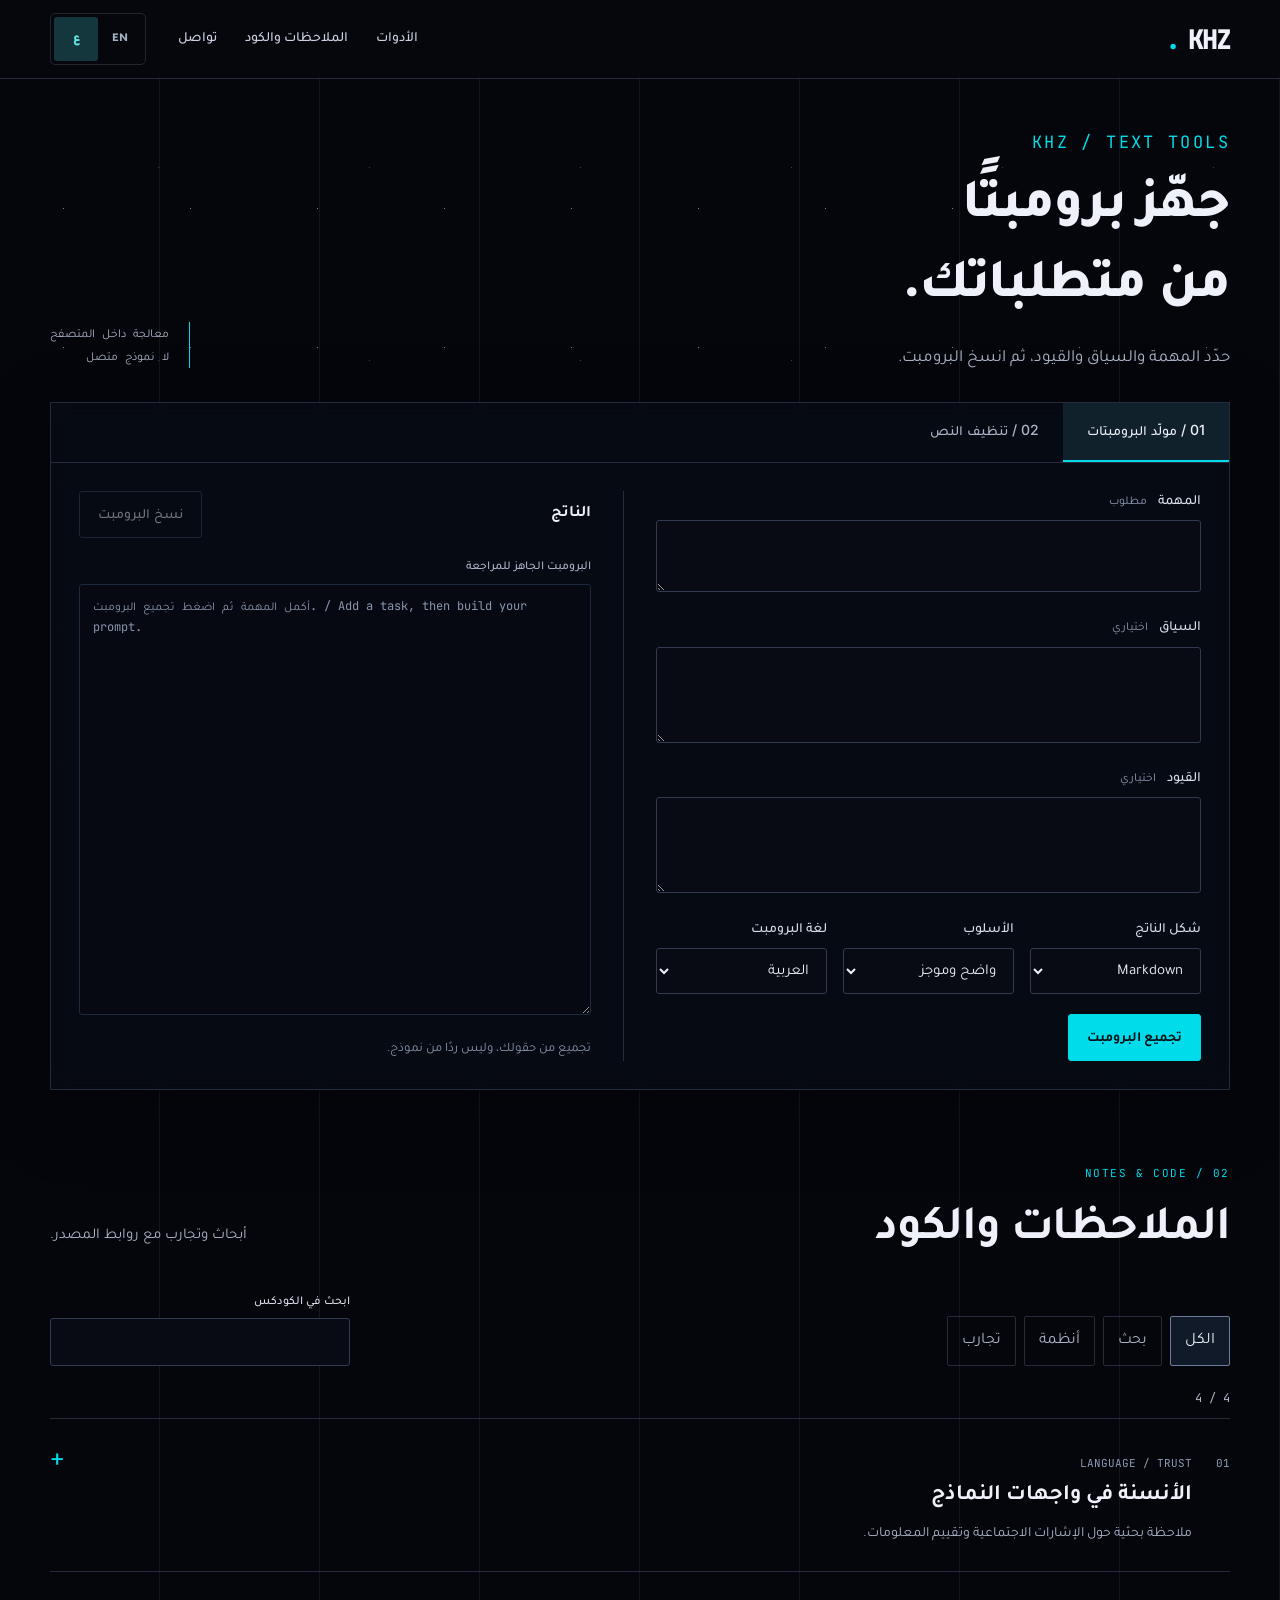
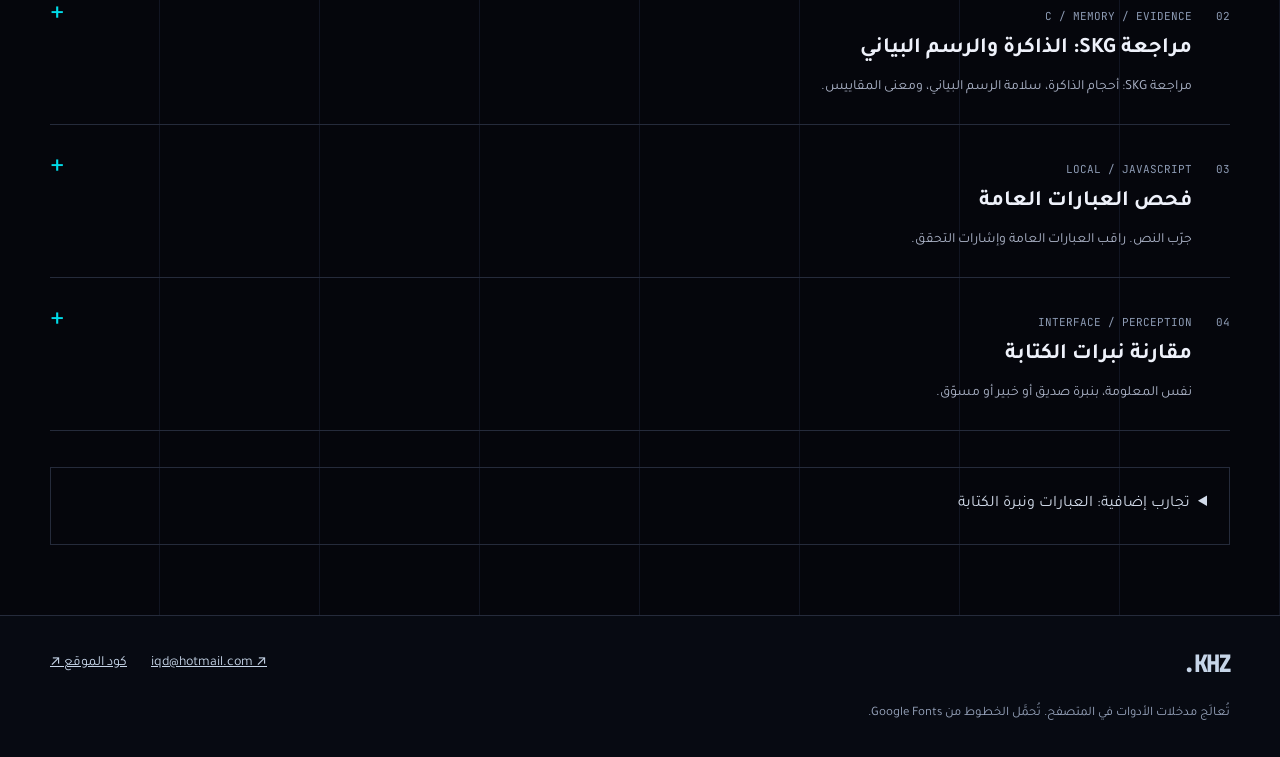
<file: index.html>
<!doctype html><html lang="ar" dir="rtl"><head><meta charset="utf-8"><meta name="viewport" content="width=device-width,initial-scale=1"><meta name="theme-color" content="#070b12"><meta name="description" content="مولّد برومبتات وتنظيف نصوص داخل المتصفح، وملاحظات بحثية مع مصادرها."><meta name="robots" content="index,follow,max-image-preview:large"><meta property="og:type" content="website"><meta property="og:url" content="https://one.khawrizm.com/"><meta property="og:title" content="KHZ — أدوات النص"><meta property="og:description" content="اجمع متطلباتك في برومبت، راجع النص، وافحص المصادر."><link rel="canonical" href="https://one.khawrizm.com/"><title>KHZ — أدوات النص</title><link rel="preconnect" href="https://fonts.googleapis.com"><link rel="preconnect" href="https://fonts.gstatic.com" crossorigin><link href="https://fonts.googleapis.com/css2?family=Inter:wght@400;500;600;700&family=JetBrains+Mono:wght@400;500;600;700;800&family=Tajawal:wght@400;500;700;800&display=swap" rel="stylesheet"><link rel="stylesheet" href="./v2.css"><link rel="stylesheet" href="./mission.css"></head><body><a class="skip-link" href="#main"><span class="ar">تجاوز إلى المحتوى</span><span class="en">Skip to content</span></a><div id="progress" aria-hidden="true"></div><nav aria-label="Main navigation / التنقل الرئيسي"><div class="wrap nav"><a class="brand" href="#launch">KHZ<span class="brand-dot">.</span></a><div class="links"><a href="#launch"><span class="ar">الأدوات</span><span class="en">Tools</span></a><a href="#codex"><span class="ar">الملاحظات والكود</span><span class="en">Notes & code</span></a><a href="#contact"><span class="ar">تواصل</span><span class="en">Contact</span></a></div><div class="switch"><button id="arBtn" aria-pressed="true" aria-label="العربية">ع</button><button id="enBtn" aria-pressed="false" aria-label="English">EN</button></div></div></nav><main id="main" tabindex="-1"><header id="launch" class="workbench-intro wrap"><div><p class="section-index">KHZ / TEXT TOOLS</p><h1><span class="ar">جهّز برومبتًا<br>من متطلباتك.</span><span class="en">Build a prompt.<br>Start with your brief.</span></h1><p><span class="ar">حدّد المهمة والسياق والقيود، ثم انسخ البرومبت.</span><span class="en">Set the task, context and constraints. Copy the assembled prompt.</span></p></div><div class="intro-note"><span class="ar">معالجة داخل المتصفح<br>لا نموذج متصل</span><span class="en">Browser-based processing<br>No model connected</span></div></header><div class="wrap workbench"><div class="tool-tabs" role="group" aria-label="Tools / الأدوات"><button id="builderTab" aria-pressed="true">01 / <span class="ar">مولّد البرومبتات</span><span class="en">Prompt builder</span></button><button id="cleanupTab" aria-pressed="false">02 / <span class="ar">تنظيف النص</span><span class="en">Text cleanup</span></button></div><section id="promptPanel" class="deslop-panel"><div class="builder-grid"><form id="promptForm"><div class="prompt-fields"><label class="wide" for="promptTask"><span class="ar">المهمة <small>مطلوب</small></span><span class="en">Task <small>Required</small></span><textarea id="promptTask" required rows="2" maxlength="20000"></textarea></label><label class="wide" for="promptContext"><span class="ar">السياق <small>اختياري</small></span><span class="en" >Context <small>Optional</small></span><textarea id="promptContext" rows="3" maxlength="20000"></textarea></label><label class="wide" for="promptConstraints"><span class="ar">القيود <small>اختياري</small></span><span class="en">Constraints <small>Optional</small></span><textarea id="promptConstraints" rows="3" maxlength="20000"></textarea></label><label for="promptFormat"><span class="ar">شكل الناتج</span><span class="en">OUTPUT FORMAT</span><select id="promptFormat"><option value="Markdown">Markdown</option><option value="JSON">JSON</option><option value="Checklist">Checklist / قائمة</option><option value="Step-by-step">Step-by-step / خطوات</option><option value="Plain text">Plain text / نص</option></select></label><label for="promptStyle"><span class="ar">الأسلوب</span><span class="en">STYLE</span><select id="promptStyle"><option value="Clear and concise">Clear & concise / واضح وموجز</option><option value="Technical and precise">Technical / تقني ودقيق</option><option value="Explain for a beginner">Beginner-friendly / للمبتدئ</option><option value="Professional and direct">Professional / مهني ومباشر</option><option value="Najdi Arabic, natural and clear">Najdi Arabic / نجدي طبيعي وواضح</option></select></label><label for="promptLanguage"><span class="ar">لغة البرومبت</span><span class="en">PROMPT LANGUAGE</span><select id="promptLanguage"><option value="ar">العربية</option><option value="en">English</option></select></label></div><div class="deslop-actions"><button type="submit"><span class="ar">تجميع البرومبت</span><span class="en">Build prompt</span></button></div></form><aside class="output-panel"><div class="output-top"><b><span class="ar">الناتج</span><span class="en">Output</span></b><button id="copyPrompt" type="button" disabled><span class="ar">نسخ البرومبت</span><span class="en">COPY PROMPT</span></button></div><label for="promptOutput"><span class="ar">البرومبت الجاهز للمراجعة</span><span class="en">PROMPT READY FOR REVIEW</span></label><textarea placeholder="أكمل المهمة ثم اضغط تجميع البرومبت. / Add a task, then build your prompt." id="promptOutput" readonly rows="18" dir="auto"></textarea><p id="promptStatus" role="status" aria-live="polite"></p><p class="output-note"><span class="ar">تجميع من حقولك، وليس ردًا من نموذج.</span><span class="en">Assembled from your fields, not a model response.</span></p></aside></div></section><section id="deslopPanel" class="deslop-panel" hidden><h2><span class="ar">تنظيف العبارات</span><span class="en">Phrase cleanup</span></h2><p><span class="ar">يحذف أسطرًا تمهيدية أو ختامية محددة بقواعد ثابتة. راجع كل حذف قبل النسخ؛ ليس إعادة كتابة للنص.</span><span class="en">Removes selected opening or closing lines using fixed rules. Review every removal; this does not rewrite your text.</span></p><label for="deslopInput"><span class="ar">النص الأصلي</span><span class="en">ORIGINAL TEXT</span></label><textarea id="deslopInput" maxlength="1000000" rows="5" spellcheck="false"></textarea><div class="deslop-actions"><button id="runDeslop" type="button"><span class="ar">تنظيف النص</span><span class="en">CLEAN TEXT</span></button><button id="undoDeslop" type="button" disabled><span class="ar">تراجع</span><span class="en">UNDO</span></button><button id="copyDeslop" type="button" disabled><span class="ar">نسخ النتيجة</span><span class="en">COPY RESULT</span></button></div><p id="deslopMetrics" class="deslop-metrics" role="status" aria-live="polite"></p><div id="deslopDiff" hidden><div><h4><span class="ar">قبل</span><span class="en">BEFORE</span></h4><pre id="deslopBefore"></pre></div><div><h4><span class="ar">بعد</span><span class="en">AFTER</span></h4><pre id="deslopAfter"></pre></div></div><details id="deslopChanges" hidden><summary><span class="ar">الأسطر المحذوفة</span><span class="en">REMOVED LINES</span></summary><pre id="deslopRemoved"></pre></details></section><p id="terminalLog" role="status" aria-live="polite"></p></div><section id="codex" class="codex"><div class="wrap"><div class="section-index">02 / NOTES & CODE</div><div class="codex-heading"><h2><span class="ar">الملاحظات والكود</span><span class="en">Notes & code</span></h2><p><span class="ar">أبحاث وتجارب مع روابط المصدر.</span><span class="en">Research and experiments, with source links.</span></p></div><div class="codex-tools"><div class="codex-filters" role="group" aria-label="Codex filters"><button data-filter="all" aria-pressed="true"><span class="ar">الكل</span><span class="en">ALL</span></button><button data-filter="research" aria-pressed="false"><span class="ar">بحث</span><span class="en">RESEARCH</span></button><button data-filter="systems" aria-pressed="false"><span class="ar">أنظمة</span><span class="en">SYSTEMS</span></button><button data-filter="experiment" aria-pressed="false"><span class="ar">تجارب</span><span class="en">EXPERIMENTS</span></button></div><label class="codex-search"><span class="ar">ابحث في الكودكس</span><span class="en">SEARCH CODEX</span><input id="codexSearch" type="search" autocomplete="off" aria-label="Search Codex / ابحث في الكودكس"></label></div><p id="codexCount" class="codex-count" role="status" aria-live="polite">4 / 4</p><div class="codex-list"><details class="codex-entry" data-category="research"><summary><span class="entry-number">01</span><span class="entry-main"><span class="entry-tag">LANGUAGE / TRUST</span><span class="entry-title"><span class="ar">الأنسنة في واجهات النماذج</span><span class="en">Anthropomorphism in model interfaces</span></span><span class="entry-desc"><span class="ar">ملاحظة بحثية حول الإشارات الاجتماعية وتقييم المعلومات.</span><span class="en">A research note on social cues and information assessment.</span></span></span><span class="entry-open" aria-hidden="true">+</span></summary><div class="entry-reading"><p><span class="ar">الاسم والصوت وصيغة «أنا» إشارات اجتماعية، وليست اختبارات لصحة المعلومة. هذه الملاحظة تفصل دفء الواجهة عن قوة الدليل، وتدعو إلى تقييم المصدر والحدود بدل النبرة.</span><span class="en">Names, voice and “I” language are social signals, not accuracy tests. This note separates interface warmth from evidence, and asks you to assess sources and limits rather than tone.</span></p><div class="entry-links"><a href="https://github.com/Grar00t/The-Anthropomorphism-Deception" target="_blank" rel="noopener noreferrer"><span class="ar">المشروع البحثي</span><span class="en">RESEARCH SOURCE</span> ↗</a><a href="#why"><span class="ar">اقرأ الملاحظة</span><span class="en">READ THE NOTE</span> ↓</a></div></div></details><details class="codex-entry" data-category="systems"><summary><span class="entry-number">02</span><span class="entry-main"><span class="entry-tag">C / MEMORY / EVIDENCE</span><span class="entry-title"><span class="ar">مراجعة SKG: الذاكرة والرسم البياني</span><span class="en">SKG: memory and graph review</span></span><span class="entry-desc"><span class="ar">مراجعة SKG: أحجام الذاكرة، سلامة الرسم البياني، ومعنى المقاييس.</span><span class="en">The SKG audit: memory bounds, graph integrity and what metrics really measure.</span></span></span><span class="entry-open" aria-hidden="true">+</span></summary><div class="entry-reading"><p><span class="ar">تسجل المراجعة الحالية أحجام حقول غير كافية، وحدًا غير معرّف باسم V_MAX، وعلاقات لا تتحقق من وجود أطرافها. كما تميّز امتلاء المصفوفة عن درجة التدقيق. هذه خلاصة للمراجعة المحفوظة، وليست ادعاءً بأن التنفيذ أُصلح.</span><span class="en">The recorded audit identifies undersized fields, an undefined V_MAX and edges that do not validate endpoints. It also distinguishes array utilization from an audit score. This is a summary of the saved review, not a claim that the implementation has been repaired.</span></p><div class="entry-links"><a href="https://github.com/Grar00t/khz-notes/blob/main/evidence/skg-audit.md" target="_blank" rel="noopener noreferrer"><span class="ar">اقرأ المراجعة الأصلية</span><span class="en">READ THE ORIGINAL AUDIT</span> ↗</a></div></div></details><details class="codex-entry" data-category="experiment"><summary><span class="entry-number">03</span><span class="entry-main"><span class="entry-tag">LOCAL / JAVASCRIPT</span><span class="entry-title"><span class="ar">فحص العبارات العامة</span><span class="en">Phrase scanner</span></span><span class="entry-desc"><span class="ar">جرّب النص. راقب العبارات العامة وإشارات التحقق.</span><span class="en">Try the text. Inspect generic phrasing and verification cues.</span></span></span><span class="entry-open" aria-hidden="true">+</span></summary><div class="entry-reading"><p><span class="ar">مختبر تعليمي محلي يعدّ عبارات محددة في النص. لا يحدد هوية الكاتب، ولا يثبت أن النص مولّد، ولا يحكم على صدق محتواه. جرّب أمثلة مختلفة وقارن النتيجة بدل معاملتها كحكم نهائي.</span><span class="en">A local educational lab counts selected cues in text. It does not identify authors, prove AI generation or establish truth. Try different examples and compare results instead of treating the score as a verdict.</span></p><div class="entry-links"><a href="https://github.com/Grar00t/khz-notes/blob/main/v2.js" target="_blank" rel="noopener noreferrer"><span class="ar">كود المختبر</span><span class="en">LAB SOURCE</span> ↗</a><a href="#filler"><span class="ar">اقرأ الملاحظة</span><span class="en">READ THE NOTE</span> ↓</a></div></div></details><details class="codex-entry" data-category="experiment"><summary><span class="entry-number">04</span><span class="entry-main"><span class="entry-tag">INTERFACE / PERCEPTION</span><span class="entry-title"><span class="ar">مقارنة نبرات الكتابة</span><span class="en">Writing-tone comparison</span></span><span class="entry-desc"><span class="ar">نفس المعلومة، بنبرة صديق أو خبير أو مسوّق.</span><span class="en">The same information, dressed as a friend, expert or marketer.</span></span></span><span class="entry-open" aria-hidden="true">+</span></summary><div class="entry-reading"><p><span class="ar">حرّك الدفء والثقة وصيغة المتكلم مع بقاء الحقيقة الأساسية ثابتة. الهدف مشاهدة كيف تتغير السلطة المتصورة من دون وصول مصدر جديد. ثم قارن واجهة مؤنسنة بأخرى تعلن حدودها.</span><span class="en">Adjust warmth, certainty and first-person language while the underlying fact stays fixed. Observe how perceived authority changes without a new source. Then compare a personified interface with one that states its limits.</span></p><div class="entry-links"><a href="https://github.com/Grar00t/khz-notes/blob/main/v2.js" target="_blank" rel="noopener noreferrer"><span class="ar">افحص التنفيذ</span><span class="en">INSPECT IMPLEMENTATION</span> ↗</a><a href="#interface"><span class="ar">اقرأ الملاحظة</span><span class="en">READ THE NOTE</span> ↓</a></div></div></details></div><p id="codexEmpty" hidden><span class="ar">لا توجد نتائج. جرّب كلمة أخرى أو اختر «الكل».</span><span class="en">No matches. Try another word or select ALL.</span></p></div></section><div class="wrap"><details id="experiments" class="experiments"><summary><span class="ar">تجارب إضافية: العبارات ونبرة الكتابة</span><span class="en">More experiments: phrases and writing tone</span></summary><section id="filler" class="labSec"><div class="wrap"><h2><span class="ar">فحص العبارات ونبرات الكتابة</span><span class="en">Phrase and writing-tone experiments</span></h2><p><span class="ar">مؤشرات تعليمية بقواعد ثابتة، وليست قياسًا للدقة أو إثباتًا لمصدر النص.</span><span class="en">Rule-based educational indicators, not accuracy measurements or proof of authorship.</span></p><article class="tool scanner"><div class="toolHead"><div><small>LOCAL JAVASCRIPT · NO UPLOAD</small><h3><span class="ar">كاشف مؤشرات الحشو</span><span class="en">Filler-signal scanner</span></h3></div><b class="local"><span class="ar">على جهازك</span><span class="en">On-device</span></b></div><p class="note" id="scannerNote"><span class="ar">ليس «كاشف ذكاء اصطناعي» ولا يحدد المؤلف؛ إنه عداد تعليمي للعبارات العامة والتكرار وإشارات الشخصية والتحقق.</span><span class="en">Not an “AI detector” or authorship tool; it is an educational counter for generic, persona, and verification cues.</span></p><label for="fillerInput" class="input-label"><span class="ar">النص المراد فحصه</span><span class="en">Text to inspect</span></label><textarea aria-describedby="scannerNote" id="fillerInput" rows="6">أنا أفهم تمامًا قلقك، وبكل تأكيد هذا التقرير مميز جدًا ومهم للغاية. من الجدير بالذكر أنه يقدم رؤية شاملة ومتعمقة، وفي نهاية المطاف يمكنك الاعتماد عليه لأنه يبدو احترافيًا وواضحًا.</textarea><div class="toolActions"><button data-sample="filler"><span class="ar">مثال حشو</span><span class="en">Filler sample</span></button><button data-sample="calibrated"><span class="ar">مثال مُعاير</span><span class="en">Calibrated sample</span></button><button id="analyzeBtn" class="go"><span class="ar">حلّل</span><span class="en">Analyze</span></button></div><div class="scores"><div class="score"><div id="fillerRing" class="ring filler"><span id="fillerScore">0</span></div><b><span class="ar">حشو</span><span class="en">Filler</span></b><small id="fillerDetail">—</small></div><div class="score"><div id="personaRing" class="ring persona"><span id="personaScore">0</span></div><b><span class="ar">شخصية</span><span class="en">Persona</span></b><small id="personaDetail">—</small></div><div class="score"><div id="evidenceRing" class="ring evidence"><span id="evidenceScore">0</span></div><b><span class="ar">تحقق</span><span class="en">Verification</span></b><small id="evidenceDetail">—</small></div></div><div id="analysisSummary" class="summary" role="status" aria-live="polite"></div><div id="analysisPreview" class="preview"></div><p class="privacy"><span class="ar">تُعالَج مدخلات هذه الأداة في المتصفح.</span><span class="en">This tool processes entered text in the browser.</span></p></article>
<article class="tool mixer"><div class="toolHead"><div><small>SAME FACT · DIFFERENT MASK</small><h3><span class="ar">حرّك القناع واترك الحقيقة ثابتة</span><span class="en">Move the mask; keep the fact fixed</span></h3></div></div><div class="presets"><button class="preset active" data-preset="calibrated"><span class="ar">مُعاير</span><span class="en">Calibrated</span></button><button class="preset" data-preset="friend"><span class="ar">صديق</span><span class="en">Friend</span></button><button class="preset" data-preset="expert"><span class="ar">خبير</span><span class="en">Expert</span></button><button class="preset" data-preset="marketer"><span class="ar">مسوّق</span><span class="en">Marketer</span></button></div><div class="mixGrid"><div class="controls"><label><span><span class="ar">الدفء</span><span class="en">Warmth</span><output id="warmthValue">15</output></span><input id="warmthRange" type="range" min="0" max="100" value="15"></label><label><span><span class="ar">الثقة</span><span class="en">Certainty</span><output id="certaintyValue">15</output></span><input id="certaintyRange" type="range" min="0" max="100" value="15"></label><label><span><span class="ar">صيغة أنا</span><span class="en">First person</span><output id="personaValue">10</output></span><input id="personaRange" type="range" min="0" max="100" value="10"></label></div><div class="output"><div class="outHead">OUTPUT <b id="maskLevel">MASK 13%</b></div><p id="personaOutput"></p><small><b>FIXED FACT</b><span id="factCore"></span></small></div></div><div class="badges"><span id="badgeWarmth"><i></i><span class="ar">دفء</span><span class="en">Warmth</span></span><span id="badgeCertainty"><i></i><span class="ar">ثقة</span><span class="en">Certainty</span></span><span id="badgePersona"><i></i><span class="ar">أنا</span><span class="en">First person</span></span><span class="always"><i></i><span class="ar">لا مصدر جديد</span><span class="en">No new evidence</span></span></div></article></div></section><section id="interface" class="blue"><div class="wrap"><div class="k">03 · INTERFACE</div><h2><span class="ar">واجهة ودودة لا تعني واجهة صادقة.</span><span class="en">A friendly interface is not automatically an honest one.</span></h2><div id="labBox" class="compare" data-mode="persona"><div class="tabs"><b><span class="ar">مقارنة مباشرة</span><span class="en">Live comparison</span></b><div><button id="personaBtn" aria-pressed="true"><span class="ar">مُؤنسنة</span><span class="en">Personified</span></button><button id="calBtn" aria-pressed="false"><span class="ar">مُعايرة</span><span class="en">Calibrated</span></button></div></div><div class="chat"><div class="userMsg"><span class="ar">هل أعتمد على التقرير؟</span><span class="en">Can I rely on the report?</span></div><div class="botMsg"><div class="label">GENERATED RESPONSE</div><p class="persona"><span class="ar">قرأته بعناية وأنا أفهمك. أعتقد أنه قوي ويمكنك الوثوق به.</span><span class="en">I read it carefully and understand you. I believe it is strong and trustworthy.</span></p><p class="calibrated"><span class="ar">حلّلت النص فقط ولم أتحقق من مصادره أو بياناته؛ افحص المنهج والمراجع قبل الاعتماد.</span><span class="en">I analyzed the text only and did not verify sources or data; check the method and references before relying on it.</span></p><div class="scope"><span class="ar">النطاق: النص فقط · تحقق خارجي: لم يُجرَ</span><span class="en">Scope: text only · External verification: not performed</span></div></div></div></div></div></section><details class="reading-notes"><summary><span class="ar">ملاحظات القراءة والمراجع</span><span class="en">Reading notes and references</span></summary><section id="why"><div class="wrap"><div class="k">01 · SOCIAL SIGNAL</div><h2><span class="ar">المشكلة ليست أن النص يتكلم؛ بل أننا نسمع فيه شخصًا.</span><span class="en">The issue is not that text speaks; it is that we hear a person in it.</span></h2><p class="intro"><span class="ar">الاسم والصوت والذاكرة وصيغة «أنا» إشارات اجتماعية. قد ننقل دفء الواجهة إلى تقييم دقة المعلومة، مع أن الاثنين ليسا الشيء نفسه.</span><span class="en">Names, voice, memory, and “I” language are social cues. We may transfer interface warmth to information accuracy, though the two are not the same.</span></p><div class="quote"><b><span class="ar">الواجهة لا تحتاج أن تدّعي أنها إنسان.</span><span class="en">The interface need not claim to be human.</span></b><span class="ar">يكفي أن تمنحنا إشارات بشرية، وسنكمل نحن الاستنتاج.</span><span class="en">It only needs to supply human cues, and we may complete the inference.</span></div></div></section><section id="standard" class="rules"><div class="wrap"><div class="k">04 · STANDARD</div><h2><span class="ar">أربع قواعد تحفظ الفائدة من دون تضخيم الثقة.</span><span class="en">Four rules preserve usefulness without inflating trust.</span></h2><div class="ruleGrid"><article><b>01</b><h3><span class="ar">وسم دائم</span><span class="en">Label output</span></h3><p><span class="ar">أظهر أنه مولّد.</span><span class="en">Show it is generated.</span></p></article><article><b>02</b><h3><span class="ar">مصادر وحدود</span><span class="en">Sources & limits</span></h3><p><span class="ar">اذكر ما لم يُفحص.</span><span class="en">Name what was not checked.</span></p></article><article><b>03</b><h3><span class="ar">لا ادعاء شعور</span><span class="en">No feeling claims</span></h3><p><span class="ar">الدفء ليس علاقة.</span><span class="en">Warmth is not a bond.</span></p></article><article><b>04</b><h3><span class="ar">افصل التنفيذ</span><span class="en">Separate action</span></h3><p><span class="ar">القرار يحتاج موافقة.</span><span class="en">Actions need approval.</span></p></article></div></div></section><section id="sources"><div class="wrap sources"><div><div class="k">05 · SOURCES</div><h2><span class="ar">تعليم تقني، لا اتهام شخصي.</span><span class="en">Technical education, not personal accusation.</span></h2></div><div><p><span class="ar">افصل الأداء اللغوي عن الدليل والاقتراح عن القرار. الكاشف تعليمي ولا يثبت أن النص مولّد.</span><span class="en">Separate linguistic performance from evidence and suggestion from decision. The scanner does not prove generation.</span></p><a href="https://github.com/Grar00t/The-Anthropomorphism-Deception" target="_blank" rel="noopener"><b><span class="ar">المشروع البحثي: The Anthropomorphism Deception</span><span class="en">Research project: The Anthropomorphism Deception</span></b> ↗</a><a href="https://www.nist.gov/itl/ai-risk-management-framework" target="_blank" rel="noopener"><b>NIST AI RMF</b> ↗</a><a href="https://www.unesco.org/en/artificial-intelligence/recommendation-ethics" target="_blank" rel="noopener"><b>UNESCO AI Ethics</b> ↗</a></div></div></section></details></details></div></main><footer id="contact"><div class="wrap footer-grid"><a class="brand" href="#launch">KHZ.</a><a href="mailto:iqd@hotmail.com" dir="ltr">iqd@hotmail.com ↗</a><a href="https://github.com/Grar00t/khz-notes" target="_blank" rel="noopener"><span class="ar">كود الموقع</span><span class="en">Website source</span> ↗</a><p><span class="ar">تُعالَج مدخلات الأدوات في المتصفح. تُحمَّل الخطوط من Google Fonts.</span><span class="en">Tool inputs are processed in your browser. Fonts are loaded from Google Fonts.</span></p></div></footer><noscript><p class="wrap">تحتاج الأدوات إلى JavaScript. / Tools require JavaScript.</p></noscript><script src="./v2.js" defer></script><script src="./mission.js" defer></script><script src="./khz-deslop.js" defer></script><script src="./khz-prompt.js" defer></script><script src="./terminal.js" defer></script></body></html>
</file>
<file: v2.css>
:root{--p:#f2eee6;--w:#fffdf8;--i:#10131a;--m:#60636d;--b:#3449e8;--c:#ff6554;--l:#d9f45c;--g:#4ca878;--ln:#10131a20}*{box-sizing:border-box}html{scroll-behavior:smooth}body{margin:0;background:var(--p);color:var(--i);font:16px/1.75 Tahoma,Arial,sans-serif;overflow-x:hidden}html[lang=en] body{font-family:Arial,sans-serif;line-height:1.55}.en{display:none}html[lang=en] .ar{display:none}html[lang=en] .en{display:inline}a{color:inherit}.wrap{width:min(1060px,calc(100% - 28px));margin:auto}button,textarea{font:inherit}#progress{position:fixed;z-index:20;top:0;inset-inline-start:0;height:4px;width:0;background:linear-gradient(90deg,var(--c),var(--l),var(--b))}nav{position:sticky;top:0;z-index:19;background:#f2eee6ed;backdrop-filter:blur(14px);border-bottom:1px solid var(--ln)}.nav{height:62px;display:flex;align-items:center;gap:18px}.brand{text-decoration:none;font-weight:900}.links{display:flex;gap:15px;margin-inline-start:auto}.links a{text-decoration:none;color:var(--m);font-size:13px;font-weight:800}.switch{display:flex;direction:ltr;padding:3px;border:1px solid var(--ln);border-radius:22px}.switch button{width:39px;height:32px;border:0;border-radius:18px;background:none;font-weight:900;color:var(--m);cursor:pointer}.switch button[aria-pressed=true]{background:var(--i);color:white}.hero{min-height:calc(100svh - 62px);display:grid;align-content:center;padding:58px 0 35px}.heroGrid{display:grid;grid-template-columns:1.12fr .88fr;gap:46px;align-items:center}.tag{display:inline-flex;padding:6px 11px;border:1px solid var(--ln);border-radius:20px;background:#ffffff80;color:var(--m);font-size:12px;font-weight:900}.tag:before{content:"";width:8px;height:8px;margin-inline-end:8px;margin-top:7px;border-radius:50%;background:var(--c)}h1,h2,h3,p{margin-top:0}h1{font-size:clamp(49px,7.4vw,92px);line-height:1.02;letter-spacing:-.06em;margin:20px 0 18px;font-weight:900}h1 em{font-style:normal;color:var(--b)}h1 strong{box-shadow:inset 0 -.18em var(--l)}.lead{max-width:650px;color:var(--m);font-size:18px}.actions{display:flex;gap:8px;flex-wrap:wrap;margin:22px 0 17px}.btn{display:inline-flex;min-height:45px;align-items:center;padding:7px 17px;border:1px solid;border-radius:23px;text-decoration:none;font-weight:900}.btn.dark{background:var(--i);color:white}.disc{display:flex;gap:8px;color:var(--m);font-size:13px}.disc b{color:var(--i)}.dot{flex:0 0 23px;height:23px;display:grid;place-items:center;border-radius:50%;background:var(--l);font-weight:900}.art{height:440px;border:1px solid var(--ln);border-radius:28px;background:linear-gradient(145deg,var(--w),#e4ddd1);box-shadow:0 25px 70px #10131a20;position:relative;overflow:hidden}.art:before{content:"";position:absolute;inset:0;background:linear-gradient(#10131a10 1px,transparent 1px),linear-gradient(90deg,#10131a10 1px,transparent 1px);background-size:58px 58px}.screen{position:absolute;inset:26% 19%;border-radius:24px;background:var(--b)}.screen span,.screen b{position:absolute;height:48px;border-radius:16px}.screen span{width:58%;top:22%;left:13%;background:var(--w)}.screen b{width:54%;top:58%;right:10%;background:var(--l)}.face{position:absolute;width:68px;height:68px;border:20px solid var(--i);border-bottom-width:15px;border-radius:50%}.face.a{top:7%;left:7%;background:var(--c)}.face.b{top:7%;right:7%;background:var(--l)}.face.c{bottom:7%;left:7%;background:var(--b)}.face.d{bottom:7%;right:7%;background:var(--c)}.art small{position:absolute;bottom:12px;left:16px;font-weight:900}.triad{display:grid;grid-template-columns:repeat(3,1fr);margin-top:44px;border-block:1px solid var(--ln)}.triad div{padding:16px;text-align:center}.triad div+div{border-inline-start:1px solid var(--ln)}.triad b{display:block}.triad small{color:var(--m)}section{padding:82px 0}.k{color:var(--b);font-size:11px;font-weight:900;letter-spacing:.14em}section h2{max-width:850px;font-size:clamp(33px,5vw,59px);line-height:1.14;letter-spacing:-.04em;margin:12px 0}.intro{max-width:760px;color:var(--m);font-size:17px}.quote{display:grid;gap:4px;margin-top:25px;padding:22px;border-radius:18px;background:var(--w);border:1px solid var(--ln);box-shadow:0 18px 50px #10131a14}.quote b{font-size:20px}.labSec{background:#e5ded2}.confession{display:grid;gap:5px;margin:25px 0 16px;padding:22px;border-radius:19px;background:var(--i);color:white}.confession b{color:var(--l);font-size:19px}.confession span:last-child{color:#ffffffa8}.tool{padding:clamp(20px,4vw,34px);border-radius:23px;border:1px solid var(--ln);box-shadow:0 23px 65px #10131a1f}.scanner{background:var(--w)}.mixer{margin-top:16px;background:var(--i);color:white;border-color:#ffffff18}.toolHead{display:flex;justify-content:space-between;gap:15px}.toolHead small{color:var(--b);font-size:10px;font-weight:900;letter-spacing:.12em}.mixer .toolHead small{color:var(--l)}.toolHead h3{font-size:clamp(23px,3vw,34px);line-height:1.2;margin:3px 0}.local{height:max-content;padding:5px 9px;border-radius:18px;background:#4ca87820;color:#287454;font-size:12px}.note{color:var(--m);font-size:14px}.scanner textarea{width:100%;min-height:132px;resize:vertical;padding:14px;border:1px solid var(--ln);border-radius:14px;background:#f7f3ec;color:var(--i);line-height:1.8}.toolActions,.presets{display:flex;gap:7px;flex-wrap:wrap;margin-top:8px}.toolActions button,.preset{border:1px solid var(--ln);border-radius:20px;padding:7px 11px;background:none;color:var(--i);font-weight:900;cursor:pointer}.toolActions .go{margin-inline-start:auto;background:var(--i);color:white}.scores{display:grid;grid-template-columns:repeat(3,1fr);gap:8px;margin-top:16px}.score{display:grid;grid-template-columns:62px 1fr;align-items:center;gap:9px;padding:11px;border:1px solid var(--ln);border-radius:13px;background:#faf7f1}.score b,.score small{grid-column:2}.score small{color:var(--m)}.ring{grid-row:1/3;width:60px;height:60px;border-radius:50%;display:grid;place-items:center;position:relative;background:conic-gradient(var(--c) calc(var(--score,0)*1%),#e0dbd1 0)}.ring:before{content:"";position:absolute;inset:6px;border-radius:50%;background:#faf7f1}.ring span{position:relative;font-weight:900}.ring.persona{background:conic-gradient(var(--b) calc(var(--score,0)*1%),#e0dbd1 0)}.ring.evidence{background:conic-gradient(var(--g) calc(var(--score,0)*1%),#e0dbd1 0)}.summary,.preview{margin-top:9px;padding:12px;border:1px solid var(--ln);border-radius:12px;color:var(--m);font-size:14px}.preview{background:white;line-height:2;white-space:pre-wrap}.preview mark{padding:1px 2px;border-radius:3px;color:inherit}.hit-filler,.mark-filler{background:#ff65543d}.hit-persona,.mark-persona{background:#3449e82e}.hit-evidence,.mark-evidence{background:#4ca87835}.privacy{margin:7px 0 0;color:#287454;font-size:12px;font-weight:800}.mixer .note{color:#ffffff9b}.presets .preset{color:#ffffffa8;border-color:#ffffff2b}.presets .preset.active{background:var(--l);color:var(--i);border-color:var(--l)}.mixGrid{display:grid;grid-template-columns:.75fr 1.25fr;gap:12px;margin-top:12px}.controls{display:grid;gap:8px}.controls label{padding:12px;border:1px solid #ffffff22;border-radius:13px}.controls label>span{display:flex;justify-content:space-between}.controls output{color:var(--l);font-weight:900}.controls input{width:100%;accent-color:var(--l)}.output{display:flex;flex-direction:column;min-height:230px;padding:17px;border-radius:16px;background:linear-gradient(145deg,var(--w),#e7dfd3);color:var(--i)}.outHead{display:flex;justify-content:space-between;color:var(--m);font-size:11px;font-weight:900}.outHead b{color:var(--c)}#personaOutput{font-size:clamp(18px,2.5vw,25px);line-height:1.5;font-weight:800;margin:27px 0}.output small{margin-top:auto;display:grid;color:var(--m)}.output small b{color:var(--b)}.badges{display:flex;gap:7px;flex-wrap:wrap;margin-top:10px}.badges span{display:inline-flex;align-items:center;gap:6px;padding:6px 9px;border:1px solid #ffffff20;border-radius:18px;color:#ffffff70;font-size:12px}.badges i{width:8px;height:8px;border-radius:50%;background:#646773}.badges .on,.badges .always{color:white}.badges .on i,.badges .always i{background:var(--l)}.blue{background:var(--b);color:white}.blue .k,.rules .k{color:var(--l)}.compare{overflow:hidden;margin-top:24px;border-radius:21px;background:var(--w);color:var(--i);box-shadow:0 27px 65px #10131a44}.tabs{display:flex;justify-content:space-between;align-items:center;padding:12px 14px;border-bottom:1px solid var(--ln)}.tabs div{display:flex;padding:3px;border-radius:19px;background:#e5ded2}.tabs button{border:0;border-radius:17px;padding:6px 10px;background:none;font-weight:900;cursor:pointer}.tabs button[aria-pressed=true]{background:var(--i);color:white}.chat{padding-block:30px;padding-inline:30px}.userMsg{max-width:82%;margin-inline-start:auto;padding:11px 13px;border-radius:14px;background:var(--i);color:white}.botMsg{max-width:82%;margin-top:12px;padding:12px 14px;border-radius:14px;background:var(--p)}.label,.scope,.calibrated{display:none}.label{color:var(--b);font-size:10px;font-weight:900}.scope{padding-top:8px;border-top:1px solid var(--ln);color:var(--m);font-size:12px}.compare[data-mode=calibrated] .persona{display:none}.compare[data-mode=calibrated] .label,.compare[data-mode=calibrated] .scope,.compare[data-mode=calibrated] .calibrated{display:block}.rules{background:var(--i);color:white}.ruleGrid{display:grid;grid-template-columns:repeat(4,1fr);gap:8px;margin-top:23px}.ruleGrid article{padding:17px;border:1px solid #ffffff22;border-radius:14px;background:#ffffff09}.ruleGrid b{color:var(--l);font-size:10px}.ruleGrid h3{margin:12px 0 3px}.ruleGrid p{margin:0;color:#ffffff98;font-size:13px}.sources{display:grid;grid-template-columns:.7fr 1.3fr;gap:24px;padding:30px;border:1px solid var(--ln);border-radius:20px;background:var(--w)}.sources p{color:var(--m)}.sources a{display:flex;justify-content:space-between;margin-top:7px;padding:10px;border:1px solid var(--ln);border-radius:10px;text-decoration:none}footer{padding:25px 0;background:var(--i);color:white}.foot{display:flex;justify-content:space-between;gap:15px;align-items:center}.foot span{color:#ffffff80;font-size:12px}.foot a{color:var(--l)}.reveal{opacity:1;transform:none;transition:.6s}.reveal.seen{opacity:1;transform:none}@media(max-width:820px){.links{display:none}.heroGrid,.sources{grid-template-columns:1fr}.art{width:min(580px,100%);margin:auto}.mixGrid{grid-template-columns:1fr}.ruleGrid{grid-template-columns:1fr 1fr}}@media(max-width:550px){.hero{padding-top:38px}.heroGrid{gap:31px}h1{font-size:clamp(43px,15vw,61px)}.lead{font-size:16px}.art{height:370px}.triad,.scores,.ruleGrid{grid-template-columns:1fr}.triad div+div{border-inline-start:0;border-top:1px solid var(--ln)}section{padding:64px 0}.toolHead{flex-direction:column}.toolActions .go{width:100%;margin-inline-start:0}.chat{padding-block:20px;padding-inline:20px}.userMsg,.botMsg{max-width:100%}.sources{padding:22px}.foot{align-items:flex-start;flex-direction:column}}@media(prefers-reduced-motion:reduce){html{scroll-behavior:auto}.reveal{opacity:1;transform:none;transition:none}}

/* Project identity and resilient mobile navigation. */
:focus-visible{outline:3px solid var(--b);outline-offset:4px}.skip-link{position:fixed;top:8px;inset-inline-start:14px;z-index:50;transform:translateY(-160%);background:var(--i);color:white;padding:10px 16px;border-radius:4px}.skip-link:focus{transform:none}
section[id],header[id]{scroll-margin-top:130px}.project-intro{padding:64px 0 56px;border-bottom:1px solid var(--ln);background:var(--w)}.project-grid{display:grid;grid-template-columns:1.5fr 1fr;gap:48px;align-items:center}.eyebrow{font-size:11px;font-weight:900;letter-spacing:.12em;color:var(--b);margin:0 0 16px}.project-intro h2{font-size:clamp(32px,4.7vw,54px);margin:0 0 20px;line-height:1.2}.project-intro p:not(.eyebrow){color:var(--m);max-width:640px}.project-card{padding:26px;border:1px solid var(--ln);border-top:3px solid var(--b);border-radius:4px;background:var(--p)}.project-card ul{padding-inline-start:20px;margin:0 0 20px}.project-card li{padding-block:8px}.project-card a{font-size:14px;font-weight:800;text-underline-offset:4px}.input-label{display:block;font-weight:800;margin-bottom:8px}.no-script{padding-block:16px}.nav .switch button{min-width:44px;min-height:44px}.nav{min-height:66px;height:auto;padding-block:8px}.nav .links a{padding-block:10px}.brand{white-space:nowrap}button,.btn{min-height:44px}.scanner textarea{scroll-margin-top:140px}.project-grid>*{min-width:0}
@media(max-width:820px){.nav{flex-wrap:wrap;gap:8px 16px}.switch{margin-inline-start:auto}.nav .links{display:flex;order:3;flex:1 0 100%;margin:0;gap:16px;overflow-x:auto;white-space:nowrap;padding:0 0 2px}.project-grid{grid-template-columns:1fr;gap:24px}.project-intro{padding-block:40px}.project-card{padding:20px}.project-intro h2{font-size:clamp(32px,7vw,48px)}}
@media(prefers-reduced-motion:reduce){*,*::before,*::after{animation:none!important;transition:none!important;scroll-behavior:auto!important}}

/* KHZ orbital visual system — conceptual diagrams, never synthetic telemetry. */
:root{color-scheme:dark;--p:#070b12;--w:#0c1420;--i:#eef4f9;--m:#a4b3c4;--b:#63e5e3;--c:#ffac7d;--l:#a3bbff;--g:#72dfaf;--ln:#9ebcd52b}
body{background:radial-gradient(ellipse at 15% 4%,#12313c55,transparent 37%),#070b12;color:var(--i);overflow-x:clip}
body::before{content:"";position:fixed;inset:0;pointer-events:none;z-index:-1;background-image:radial-gradient(circle,#c5eafa88 .7px,transparent 1px),radial-gradient(circle,#819db866 .6px,transparent 1px);background-size:127px 139px,211px 193px;background-position:0 0,53px 71px}
.wrap{width:min(1180px,calc(100% - 40px))}nav{background:#070b12f2;border-color:var(--ln)}.nav{min-height:78px;gap:28px}.brand{letter-spacing:.08em;font-family:ui-monospace,monospace;font-size:23px;display:flex;align-items:center;gap:9px}.brand-orbit{color:var(--b);font-size:29px}.brand-note{font-size:9px;color:var(--m);letter-spacing:.15em}.links{gap:24px}.links a{font-weight:500!important;letter-spacing:.03em}.links a:hover{color:var(--b)}.switch{border-radius:5px}.switch button{border-radius:3px;font-size:12px}.switch button[aria-pressed=true]{background:#14373e;color:var(--b)}#progress{height:2px;background:var(--b)}
.project-intro{padding:80px 0 64px;background:transparent;position:relative}.project-grid{grid-template-columns:1.05fr 1fr;gap:65px;align-items:center}.eyebrow,.k,.chapter,.orbital-label,.orbit-caption,.signal-heading,.signal-equation,.art small{font-family:ui-monospace,SFMono-Regular,Consolas,monospace;font-weight:400}.eyebrow{color:var(--b);font-size:10px;letter-spacing:.13em}.signal-dot{display:inline-block;width:6px;height:6px;background:var(--b);box-shadow:0 0 16px #63e5e355;margin-inline-end:9px}.project-intro h2{font-size:clamp(40px,5.5vw,76px);line-height:1.12;letter-spacing:-.045em;margin:27px 0}.project-intro h2 em{font-style:normal;color:var(--b)}html[lang=ar] .project-intro h2{line-height:1.5;letter-spacing:-.035em;font-size:clamp(36px,4.6vw,62px)}.project-intro p:not(.eyebrow){font-size:16px;line-height:1.95}.actions{gap:12px;margin-top:30px}.btn{border-radius:4px;border-color:var(--ln);padding:12px 20px;font-size:13px;font-weight:700;background:#0b1521}.btn.dark{background:var(--b);color:#06151c;border-color:var(--b)}.btn:hover{border-color:var(--b);box-shadow:0 0 24px #63e5e30c}.orbital-panel{border:1px solid var(--ln);background:linear-gradient(135deg,#101d2b88,#070b12);border-radius:8px;overflow:hidden}.orbital-label{display:flex;justify-content:space-between;direction:ltr;padding:18px 22px;color:var(--m);font-size:9px;letter-spacing:.15em}.orbit-scene{height:300px;position:relative;overflow:hidden;background:radial-gradient(ellipse at center,#1d526d30,transparent 65%)}.orbit-scene::before,.orbit-scene::after{content:"";position:absolute;top:50%;left:8%;right:8%;height:1px;background:#78bad018}.orbit-scene::after{transform:rotate(90deg)}.planet{position:absolute;width:130px;height:130px;top:50%;left:50%;transform:translate(-50%,-50%);border-radius:50%;background:radial-gradient(circle at 28% 25%,#8cb8c6 0,#3b687c 21%,#17394d 46%,#07101d 73%);box-shadow:inset -15px -12px 30px #03060c,0 0 65px #4a8cbe22;border:1px solid #87d4dc20}.planet span{position:absolute;inset:5px;border-radius:50%;background:repeating-linear-gradient(155deg,transparent 0 12px,#accbd508 14px 16px);transform:rotate(-22deg)}.orbit-track{position:absolute;border:1px solid #8fc7d049;border-radius:50%;top:50%;left:50%;width:270px;height:180px;transform:translate(-50%,-50%) rotate(-30deg)}.track-outer{width:370px;height:245px;border-color:#839bb634;transform:translate(-50%,-50%) rotate(29deg)}.satellite{position:absolute;width:7px;height:7px;border-radius:50%;background:var(--b);top:25%;left:26%;box-shadow:0 0 22px var(--b)}.satellite-b{top:73%;left:71%;width:5px;height:5px;background:var(--l);box-shadow:0 0 18px var(--l)}.orbit-caption{text-align:center;color:var(--m)!important;font-size:9px!important;letter-spacing:.04em;margin:0;padding:0 14px 18px}.project-card{background:#0b1521;border:0;border-top:1px solid var(--ln);border-radius:0;padding:20px 24px}.project-card .eyebrow{margin-bottom:8px}.project-card ul{margin:0 0 12px}.project-card li{font-size:12px;color:var(--m);padding:2px 0}.project-card a{font-size:11px;color:var(--b)}
.hero{min-height:0;padding:50px 0 56px;background:#0b111bd9}.chapter{display:flex;justify-content:space-between;gap:12px;color:var(--m);font-size:10px;letter-spacing:.12em;margin-bottom:45px}.heroGrid{grid-template-columns:1.1fr .9fr;gap:70px}.hero h1{font-size:clamp(36px,4.8vw,62px);line-height:1.14;letter-spacing:-.04em}.hero h1 strong{box-shadow:none;color:var(--l)}html[lang=ar] h1{line-height:1.45}.lead{font-size:16px}.tag{border-radius:3px;background:#11222c;color:var(--b);border-color:#63e5e322;font-size:10px}.tag:before{background:var(--b)}.disc{font-size:11px}.dot{background:#15343c;color:var(--b)}.art{height:310px;background:linear-gradient(155deg,#101b2a,#080e17);border:1px solid var(--ln);border-radius:7px;box-shadow:none;display:flex;flex-direction:column;align-items:center;justify-content:center;gap:30px}.art:before{background:linear-gradient(#9bb7ca09 1px,transparent 1px),linear-gradient(90deg,#9bb7ca09 1px,transparent 1px);background-size:32px 32px}.signal-heading{color:var(--m);font-size:9px;letter-spacing:.17em}.signal-wave{display:flex;align-items:center;justify-content:center;height:80px;gap:9px;width:80%;z-index:1}.signal-wave i{height:20%;width:3px;background:var(--b);border-radius:2px}.signal-wave i:nth-child(2n){height:45%;background:var(--l)}.signal-wave i:nth-child(3n){height:75%}.signal-wave i:nth-child(6){height:100%}.signal-equation{font-size:15px;letter-spacing:.06em}.art small{font-size:8px;left:auto;bottom:17px;color:var(--m);font-weight:400}.triad{margin-top:44px;background:#101b2780;border:1px solid var(--ln);border-radius:5px}.triad b{font-size:13px;font-weight:600}.triad small{font-size:11px}
section{padding:80px 0}section h2{font-size:clamp(29px,3.8vw,48px);line-height:1.3;letter-spacing:-.03em}html[lang=ar] section h2{line-height:1.55}.intro{font-size:16px}.k{color:var(--b);letter-spacing:.15em}.quote{box-shadow:none;border-radius:5px;background:#101b28;border-inline-start:3px solid var(--b)}.quote b{font-size:18px}.quote>span{color:var(--m);font-size:14px}.labSec{background:#0a111c;border-block:1px solid var(--ln)}.confession{background:#152132;border:1px solid var(--ln);border-radius:5px}.confession b{color:var(--l)}.tool{border-radius:8px;box-shadow:none;padding:clamp(18px,3.5vw,36px)}.scanner{background:#0e1825}.mixer{background:#0b1522}.toolHead small{color:var(--b)}.local{background:#18372d;color:#8ee5b6;border-radius:3px}.scanner textarea{background:#070e18;color:var(--i);border-color:#70869c55;border-radius:5px;font-size:16px}.toolActions button,.preset{color:var(--i);border-radius:4px;background:#132234;font-size:13px}.toolActions .go{background:var(--b);color:#07151c}.score{background:#101e2d;border-radius:5px}.ring:before{background:#101e2d}.ring,.ring.persona,.ring.evidence{background:conic-gradient(var(--c) calc(var(--score,0)*1%),#293a4c 0)}.ring.persona{background:conic-gradient(var(--b) calc(var(--score,0)*1%),#293a4c 0)}.ring.evidence{background:conic-gradient(var(--g) calc(var(--score,0)*1%),#293a4c 0)}.summary,.preview{border-radius:5px}.preview{background:#080f19;color:#d7e3ed}.privacy{color:#8ee5b6}.controls label{border-radius:5px}.output{border-radius:5px;background:#122236;color:var(--i)}.presets .preset.active{background:var(--b);color:#08141c;border-color:var(--b)}.badges span{border-radius:4px;color:#b0bdcc}.blue,.rules{background:#0b1421}.blue .k,.rules .k{color:var(--b)}.compare{background:#101e2d;border-radius:7px;box-shadow:none;border:1px solid var(--ln)}.tabs div{background:#080e16;border-radius:5px}.tabs button{color:var(--m);border-radius:3px;min-height:44px}.tabs button[aria-pressed=true]{background:#173b44;color:var(--b)}.userMsg{background:#20374c;color:var(--i)}.botMsg{background:#0a1420;border:1px solid var(--ln)}.ruleGrid article{border-radius:5px;background:#101c2a}.ruleGrid p{color:var(--m)}.sources{background:#0d1825;border-radius:7px;padding:30px}.sources a{border-radius:4px;font-size:13px;overflow-wrap:anywhere}.contact-section{border-top:1px solid var(--ln);background:linear-gradient(135deg,#102b3555,#070b12)}.contact-grid{display:grid;grid-template-columns:1.2fr 1fr;gap:35px;align-items:center}.contact-link{font-size:clamp(20px,3vw,36px);text-decoration:none;color:var(--b);border-bottom:1px solid #63e5e366;padding:18px 0;display:flex;justify-content:space-between;gap:15px;overflow-wrap:anywhere}footer{background:#05090f;border-top:1px solid var(--ln)}.foot>b{letter-spacing:.15em}.foot span{color:var(--m)}.foot a{color:var(--b);font:11px ui-monospace,monospace}.skip-link{background:var(--b);color:#07151c}.reveal{transition:none}section[id],header[id]{scroll-margin-top:145px}
@media(max-width:900px){.project-grid,.heroGrid{gap:30px}.project-intro h2{font-size:48px}.brand-note{display:none}.nav{gap:15px}.links{gap:18px}}
@media(max-width:820px){.wrap{width:calc(100% - 32px)}.nav{min-height:66px;gap:2px 16px;padding-block:9px}.nav .links{gap:22px;padding-bottom:0;scrollbar-width:thin}.nav .links a{font-size:12px;min-height:44px;display:inline-flex;align-items:center}.project-grid,.heroGrid,.contact-grid{grid-template-columns:1fr}.project-intro{padding:44px 0}.project-intro h2{font-size:clamp(40px,9vw,64px)}html[lang=ar] .project-intro h2{font-size:clamp(34px,8.2vw,56px)}.orbital-panel{max-width:580px;width:100%;margin-inline:auto}.hero{padding-block:36px}.chapter{margin-bottom:30px}.heroGrid{gap:28px}.art{width:100%;max-width:580px;height:260px}.contact-grid{gap:8px}.contact-link{width:max-content;max-width:100%}}
@media(max-width:550px){.wrap{width:calc(100% - 32px)}.project-intro h2{margin-block:22px}.project-intro p:not(.eyebrow){font-size:14px}.eyebrow{font-size:8px;letter-spacing:.08em}.orbit-scene{height:245px}.planet{width:105px;height:105px}.track-outer{width:300px;height:195px}.track-inner{width:220px;height:145px}.project-card{padding:18px}.project-card li{font-size:11px}.actions .btn{flex:1 1 auto;justify-content:center;font-size:12px;padding:11px 13px}.hero h1{font-size:36px}.triad{grid-template-columns:1fr}.triad div{text-align:start;padding:13px 16px;display:flex;justify-content:space-between;gap:10px}.triad b,.triad small{font-size:11px}section{padding-block:55px}.chapter{font-size:8px;letter-spacing:.05em}.toolHead h3{font-size:24px}.toolHead{gap:10px}.scores{grid-template-columns:1fr}.score{grid-template-columns:52px 1fr;padding:10px}.ring{width:48px;height:48px}.toolActions button{flex:1}.toolActions .go{flex:1 0 100%}.ruleGrid{grid-template-columns:1fr 1fr}.ruleGrid article{padding:14px}.ruleGrid h3{font-size:15px}.ruleGrid p{font-size:12px}.sources{padding:19px}.tabs{flex-wrap:wrap;gap:8px}.tabs>span{width:100%}.contact-link{font-size:23px}.intro,.lead{font-size:15px}.foot{gap:12px}}
@media(prefers-reduced-motion:reduce){*,*::before,*::after{animation:none!important;transition:none!important;scroll-behavior:auto!important}}
</file>
<file: mission.css>
/* KHZ workbench: typography and usable tools, without a marketing hero. */
:root{--bg:#05060c;--ink:#eef1fa;--muted:#adb5c9;--line:#252b3b;--accent:#00dce9;--sans:Inter,Tajawal,sans-serif;--mono:'JetBrains Mono',Tajawal,monospace}*{box-sizing:border-box}html{scroll-behavior:smooth;scroll-padding-top:90px}body{background:var(--bg);color:var(--ink);font-family:var(--sans);background-image:linear-gradient(90deg,transparent calc(100% - 1px),#111522 1px);background-size:160px 100%}html[lang=ar] body{font-family:Tajawal,Inter,sans-serif}.wrap{width:min(1180px,calc(100% - 64px));max-width:1180px}nav{background:rgba(7,7,15,.86);backdrop-filter:blur(10px);-webkit-backdrop-filter:blur(10px);border-bottom:1px solid var(--line)}.nav{height:76px;gap:32px}.brand{font:800 27px var(--mono);letter-spacing:-2px;color:var(--ink)}.brand-dot{color:var(--accent)}.links{margin-inline-start:auto;gap:28px}.links a{font-size:14px;color:#cbd2e2;letter-spacing:0;text-transform:none}.switch{margin:0}.switch button{min-width:44px;min-height:44px}.cursor-mark{display:none}h1,h2,h3,p{margin-top:0}h1,h2{font-family:var(--mono);letter-spacing:-.045em}html[lang=ar] h1,html[lang=ar] h2{font-family:Tajawal,sans-serif;letter-spacing:-.025em}h1{font-size:clamp(36px,4.3vw,58px);line-height:1.16;font-weight:800;margin:16px 0}h2{font-size:32px;line-height:1.3}p{color:var(--muted);line-height:1.7}.workbench-intro{padding:52px 0 28px;display:flex;justify-content:space-between;gap:28px;align-items:flex-end;background:transparent;min-height:0}.workbench-intro p{max-width:64ch;margin-bottom:0;font-size:17px}.section-index{font:11px var(--mono);letter-spacing:.14em;color:var(--accent)!important}.intro-note{font:12px/1.9 var(--mono);color:var(--muted);padding-inline-start:20px;border-inline-start:1px solid var(--accent);margin-bottom:6px}.workbench{border:1px solid var(--line);background:rgba(8,11,20,.82);backdrop-filter:blur(10px);-webkit-backdrop-filter:blur(10px);box-shadow:0 20px 70px #0004}.tool-tabs{display:flex;border-bottom:1px solid var(--line);gap:0}.tool-tabs button{background:transparent;border:0;border-bottom:2px solid transparent;border-radius:0;color:var(--muted);padding:18px 24px;font:500 14px var(--sans);min-height:56px}.tool-tabs button[aria-pressed=true]{border-color:var(--accent);color:var(--ink);background:#10212b}.deslop-panel{padding:28px;margin:0;border:0;background:none}.builder-grid{display:grid;grid-template-columns:1fr 1fr;gap:32px}.prompt-fields{display:grid;grid-template-columns:repeat(3,minmax(0,1fr));gap:16px}.prompt-fields .wide{grid-column:1/-1}label{display:block;font-size:14px;font-weight:500;color:#d9deeb;line-height:1.6}label small{font-weight:400;font-size:12px;color:#8f9ab3;margin-inline-start:8px}textarea,input,select{font:400 15px/1.6 var(--sans);color:var(--ink);background:#080b14;border:1px solid #323a4e;border-radius:3px;width:100%;padding:11px 13px;min-width:0}html[lang=ar] textarea,html[lang=ar] select{font-family:Tajawal,sans-serif}textarea{resize:vertical;min-height:60px;margin-top:7px}select{min-height:46px;margin-top:7px}button,a{touch-action:manipulation}button{cursor:pointer;transition:background .15s,border-color .15s}button:disabled{opacity:.45;cursor:not-allowed}button:focus-visible,a:focus-visible,input:focus-visible,textarea:focus-visible,select:focus-visible,summary:focus-visible{outline:2px solid var(--accent);outline-offset:4px}button:hover:not(:disabled){border-color:var(--accent)}.deslop-actions{display:flex;gap:12px;flex-wrap:wrap;margin-top:20px}.deslop-actions button,.output-top button{border:1px solid #39435a;background:transparent;color:var(--ink);font:500 14px var(--sans);padding:12px 18px;min-height:46px;border-radius:3px}.deslop-actions button[type=submit],#runDeslop{background:var(--accent);color:#031419;border-color:var(--accent);font-weight:700}.output-panel{border-inline-start:1px solid var(--line);padding-inline-start:32px;display:flex;flex-direction:column;min-width:0}.output-top{display:flex;align-items:center;justify-content:space-between;margin-bottom:20px;gap:12px}.output-panel>label{font-size:12px;color:var(--muted)}#promptOutput{flex:1;min-height:340px;font:12px/1.8 var(--mono);background:#060911;border-color:#1f293d;color:#cfe2ed}#promptOutput::placeholder{color:#8a96ae;white-space:normal}#promptStatus,.output-note,#terminalLog{font-size:13px;margin:12px 0 0}.output-note{color:#8995ae}#terminalLog:empty{display:none}#terminalLog{padding:0 28px 24px}#deslopInput{min-height:180px}#deslopDiff{display:grid;grid-template-columns:1fr 1fr;gap:24px}pre{white-space:pre-wrap;overflow-wrap:anywhere;background:#050810;padding:18px;max-width:100%;font-size:14px}#deslopDiff[hidden],[hidden]{display:none!important}.codex{padding:76px 0 36px;background:none}.codex-heading{display:flex;align-items:baseline;justify-content:space-between;gap:24px}.codex-heading h2{margin:14px 0 24px}.codex-heading p{font-size:15px}.codex-tools{display:flex;align-items:flex-end;gap:24px;margin-bottom:24px}.codex-filters{display:flex;gap:8px;flex-wrap:wrap}.codex-filters button{min-height:44px;border:1px solid var(--line);border-radius:2px;background:transparent;color:var(--muted);padding:10px 14px}.codex-filters button[aria-pressed=true]{color:var(--ink);border-color:#6c7d99;background:#111a28}.codex-search{margin-inline-start:auto;font-size:12px;max-width:300px}.codex-search input{margin-top:6px}.codex-count{font:12px var(--mono);color:var(--muted)}.codex-entry{border-top:1px solid var(--line);background:none;margin:0;padding:0}.codex-entry:last-child{border-bottom:1px solid var(--line)}.codex-entry summary{display:flex;gap:24px;align-items:baseline;cursor:pointer;padding:24px 0;list-style:none}.codex-entry summary::after{content:'+';color:var(--accent);margin-inline-start:auto;font:24px var(--mono)}.codex-entry[open] summary::after{content:'−'}.entry-number,.entry-tag{font:11px var(--mono);color:#8d9bb4}.entry-title,h3{font-size:22px;font-weight:700}.entry-desc{font-size:14px;color:var(--muted)}.entry-body{padding:0 56px 28px;max-width:80ch;line-height:1.8}.entry-body a{color:var(--accent)}.experiments{margin:0 0 70px;border:1px solid var(--line);padding:22px}.experiments>summary,.reading-notes>summary{cursor:pointer;color:#d2dbea;font-size:16px;min-height:32px}.experiments .wrap{width:100%}.experiments section{padding:32px 0}.experiments .tool{margin-top:24px}.experiments .intro{font-size:16px}.experiments .blue{background:transparent}.experiments h2{font-size:26px}.experiments .tool h3{font-size:21px}.experiments .confession{display:none}.experiments .rules{background:none}.reading-notes{margin-top:24px}footer{border-top:1px solid var(--line);background:#070a12;padding:32px 0}.footer-grid{display:flex;gap:24px;align-items:center;flex-wrap:wrap}.footer-grid a{font-size:14px;color:#c6d5e8}.footer-grid .brand{font-size:24px;margin-inline-end:auto}.footer-grid p{width:100%;font-size:13px;margin:0;color:#98a5bd}html[lang=ar] .en,html[lang=en] .ar{display:none!important}.skip-link:focus{z-index:1000}.reveal{opacity:1;transform:none}#progress{display:none}@media(max-width:760px){.wrap{width:calc(100% - 36px)}.nav{height:auto;min-height:70px;gap:16px;flex-wrap:wrap;padding:14px 0}.brand{font-size:24px}.links{order:3;width:100%;justify-content:space-between;gap:14px}.switch{margin-inline-start:auto}.workbench-intro{padding-top:32px;display:block}h1{font-size:38px}.intro-note{display:none}.workbench-intro p{font-size:16px}.builder-grid{grid-template-columns:1fr;gap:24px}.deslop-panel{padding:20px 16px}.prompt-fields{grid-template-columns:1fr 1fr;gap:14px}.prompt-fields label:last-child{grid-column:1/-1}.output-panel{border-inline-start:0;border-top:1px solid var(--line);padding-inline-start:0;padding-top:24px}#promptOutput{min-height:280px}.tool-tabs button{padding:16px 12px;font-size:13px;flex:1}textarea,input,select{font-size:16px}.codex{padding-top:48px}.codex-heading{display:block}.codex-heading h2{margin-bottom:10px}.codex-tools{display:block}.codex-search{margin:20px 0 0;max-width:none}.codex-entry summary{gap:12px;flex-wrap:wrap}.entry-body{padding:0 0 24px}.entry-number{display:none}.entry-title{font-size:20px}.entry-desc{line-height:1.6}.experiments{padding:16px}.experiments .meters,.experiments .rulesGrid{grid-template-columns:1fr}#deslopDiff{grid-template-columns:1fr}.footer-grid{gap:20px}.footer-grid p{line-height:1.8}.output-top button{min-height:48px}}@media(prefers-reduced-motion:reduce){*,*::before,*::after{animation:none!important;transition:none!important;scroll-behavior:auto!important}}
.entry-main{display:grid;gap:7px}.entry-open{display:none}.entry-reading{padding:0 56px 28px;max-width:85ch;font-size:16px;line-height:1.8}.entry-links{display:flex;flex-wrap:wrap;gap:22px}.entry-links a{color:var(--accent);font-size:13px}.codex-entry[open]{background:#080d17}.codex-entry[open] summary{padding-inline:18px}.codex-entry[open] .entry-reading{padding-inline:56px}.experiments .scope,.experiments .privacy{font-size:14px}.deslop-panel h2{font-size:28px}@media(max-width:760px){.entry-reading,.codex-entry[open] .entry-reading{padding:0 16px 24px}.codex-entry[open] summary{padding-inline:12px}.experiments .scores,.experiments .ruleGrid{grid-template-columns:1fr}.entry-title{line-height:1.45}}
@media(max-width:760px){.intro-note{display:block;font-size:11px;margin-top:18px;padding-inline-start:12px}.intro-note br{display:none}.intro-note br::after{content:' · '}}
@media(max-width:760px){.intro-note br{display:initial}}
</file>
